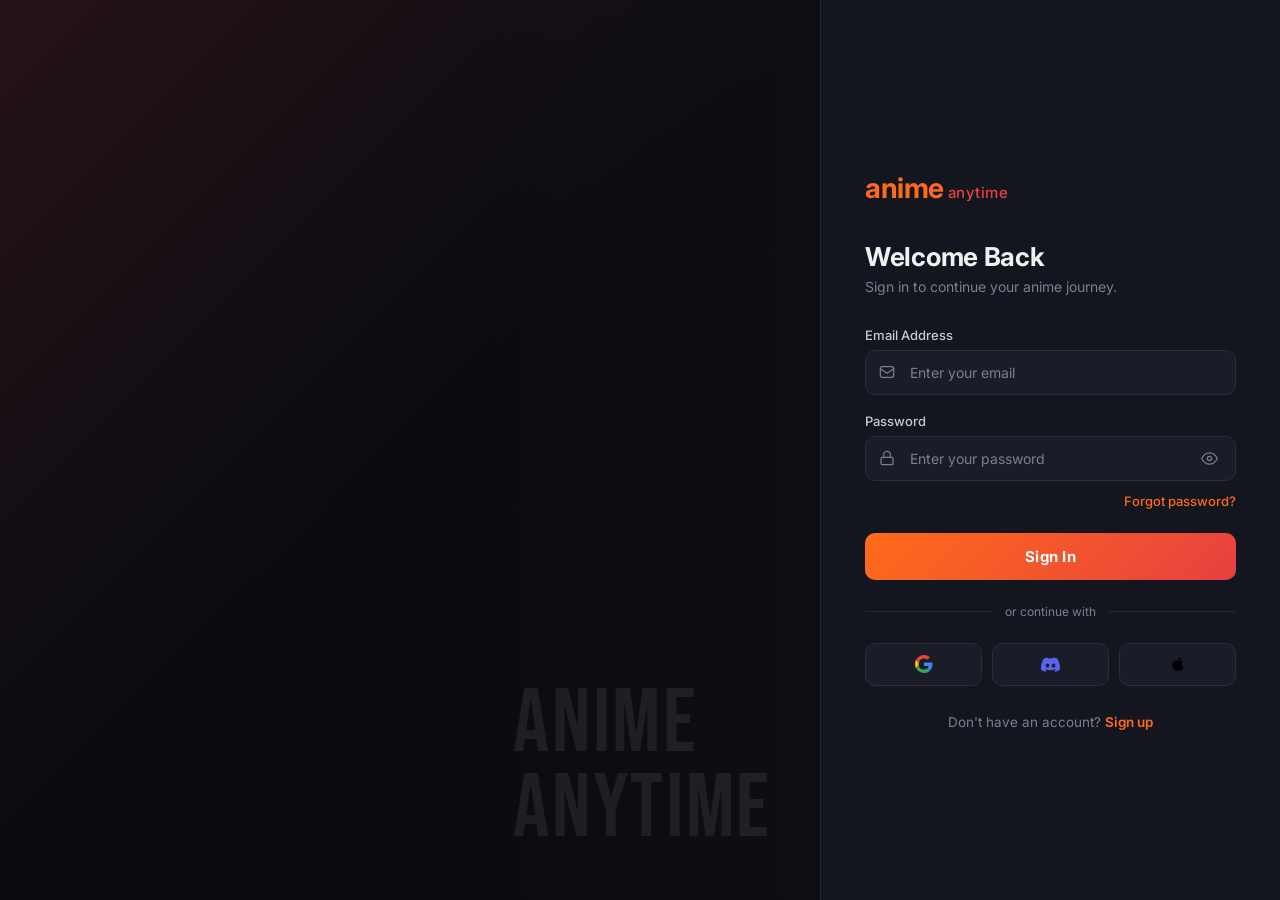
<file: login.html>
<!DOCTYPE html>
<html lang="en">
<head>
  <meta charset="UTF-8" />
  <meta name="viewport" content="width=device-width, initial-scale=1.0"/>
  <title>Anime Anytime — Sign In</title>
  <link href="https://fonts.googleapis.com/css2?family=Inter:wght@400;500;600;700&family=Bebas+Neue&display=swap" rel="stylesheet"/>
  <link rel="stylesheet" href="./style.css">
  <style>
    *, *::before, *::after { box-sizing: border-box; margin: 0; padding: 0; }

    :root {
      --bg:        #0d0f14;
      --card:      #13161e;
      --card-border: rgba(255,255,255,0.07);
      --input-bg:  #1a1d27;
      --input-border: #2a2d3a;
      --input-focus: #ff6b1a;
      --accent:    #ff6b1a;
      --accent2:   #e84040;
      --text:      #f0f0f0;
      --muted:     #7a7f94;
      --divider:   rgba(255,255,255,0.08);
    }

    html, body {
      height: 100%;
      font-family: 'Inter', sans-serif;
      background: var(--bg);
      color: var(--text);
    }

    .page {
      min-height: 100vh;
      display: grid;
      grid-template-columns: 1fr 460px;
    }

    .hero {
      position: relative;
      background: #0a0c12;
      display: flex;
      align-items: flex-end;
      padding: 48px;
      overflow: hidden;
    }

    .hero-bg-placeholder {
      position: absolute;
      inset: 0;
      background:
        linear-gradient(135deg, rgba(232,64,64,0.12) 0%, transparent 50%),
        linear-gradient(to right, transparent 60%, rgba(13,15,20,0.9) 100%);
      z-index: 1;
    }

    .hero-label {
      position: relative;
      z-index: 2;
      font-family: 'Bebas Neue', sans-serif;
      font-size: clamp(48px, 7vw, 96px);
      line-height: 0.95;
      letter-spacing: 0.03em;
      color: rgba(255,255,255,0.08);
      text-transform: uppercase;
      user-select: none;
      pointer-events: none;
    }

    .card-wrap {
      background: var(--card);
      border-left: 1px solid var(--card-border);
      display: flex;
      flex-direction: column;
      justify-content: center;
      padding: 56px 44px;
    }

    .logo {
      display: flex;
      align-items: baseline;
      gap: 4px;
      margin-bottom: 36px;
    }
    .logo-main {
      font-weight: 700;
      font-size: 28px;
      color: var(--accent);
      letter-spacing: -0.5px;
    }
    .logo-sub {
      font-size: 15px;
      font-weight: 500;
      color: #e84040;
      letter-spacing: 0.5px;
    }

    h1 {
      font-size: 26px;
      font-weight: 700;
      letter-spacing: -0.3px;
      margin-bottom: 6px;
    }
    .sub {
      font-size: 14px;
      color: var(--muted);
      margin-bottom: 32px;
    }

    .field { margin-bottom: 18px; }

    label {
      display: block;
      font-size: 13px;
      font-weight: 500;
      color: #c8cad4;
      margin-bottom: 7px;
    }

    .input-wrap {
      position: relative;
      display: flex;
      align-items: center;
    }

    .input-icon {
      position: absolute;
      left: 14px;
      color: var(--muted);
      pointer-events: none;
      display: flex;
    }

    input[type="email"],
    input[type="password"],
    input[type="text"] {
      width: 100%;
      background: var(--input-bg);
      border: 1px solid var(--input-border);
      border-radius: 10px;
      padding: 13px 44px;
      color: var(--text);
      font-size: 14px;
      font-family: 'Inter', sans-serif;
      outline: none;
      transition: border-color .2s, box-shadow .2s;
    }
    input::placeholder { color: var(--muted); }
    input:focus {
      border-color: var(--input-focus);
      box-shadow: 0 0 0 3px rgba(255,107,26,0.12);
    }

    .eye-btn {
      position: absolute;
      right: 14px;
      background: none;
      border: none;
      color: var(--muted);
      cursor: pointer;
      display: flex;
      padding: 4px;
      transition: color .15s;
    }
    .eye-btn:hover { color: var(--text); }

    .row-forgot {
      display: flex;
      justify-content: flex-end;
      margin: -6px 0 24px;
    }
    .link-orange {
      font-size: 13px;
      color: var(--accent);
      text-decoration: none;
      font-weight: 500;
    }
    .link-orange:hover { text-decoration: underline; }

    .btn-signin {
      width: 100%;
      padding: 14px;
      background: linear-gradient(135deg, #ff6b1a 0%, #e84040 100%);
      border: none;
      border-radius: 10px;
      color: #fff;
      font-size: 15px;
      font-weight: 700;
      font-family: 'Inter', sans-serif;
      letter-spacing: 0.3px;
      cursor: pointer;
      transition: opacity .2s, transform .15s;
    }
    .btn-signin:hover { opacity: 0.9; transform: translateY(-1px); }
    .btn-signin:active { transform: translateY(0); }

    .divider {
      display: flex;
      align-items: center;
      gap: 12px;
      margin: 24px 0;
      color: var(--muted);
      font-size: 12px;
    }
    .divider::before, .divider::after {
      content: '';
      flex: 1;
      height: 1px;
      background: var(--divider);
    }

    .socials {
      display: grid;
      grid-template-columns: repeat(3, 1fr);
      gap: 10px;
      margin-bottom: 28px;
    }
    .btn-social {
      display: flex;
      align-items: center;
      justify-content: center;
      background: var(--input-bg);
      border: 1px solid var(--input-border);
      border-radius: 10px;
      padding: 11px;
      cursor: pointer;
      transition: border-color .2s, background .2s;
    }
    .btn-social:hover {
      border-color: rgba(255,255,255,0.18);
      background: #1f2230;
    }

    .signup-row {
      text-align: center;
      font-size: 13.5px;
      color: var(--muted);
    }
    .signup-row a {
      color: var(--accent);
      text-decoration: none;
      font-weight: 600;
    }
    .signup-row a:hover { text-decoration: underline; }

    @media (max-width: 768px) {
      .page { grid-template-columns: 1fr; }
      .hero { display: none; }
      .card-wrap { padding: 40px 28px; }
    }
  </style>
</head>
<body>
<div class="page">

 <div class="hero">
  <!-- 👇 ADD THIS VIDEO TAG -->
  <video autoplay muted loop playsinline style="position:absolute; inset:0; width:100%; height:100%; object-fit:cover; z-index:0;">
    <source src="./vidssave.com THIS IS 4K ANIME _ YOUR NAME 2160P 60FPS 1080P.mp4" type="video/mp4">
  </video>

  <div class="hero-bg-placeholder"></div>
  <div class="hero-label">Anime<br/>Anytime</div>
</div>

  <div class="card-wrap">

    <div class="logo">
      <span class="logo-main">anime</span>
      <span class="logo-sub">anytime</span>
    </div>

    <h1>Welcome Back</h1>
    <p class="sub">Sign in to continue your anime journey.</p>

    <div class="field">
      <label for="email">Email Address</label>
      <div class="input-wrap">
        <span class="input-icon">
          <svg width="16" height="16" viewBox="0 0 24 24" fill="none" stroke="currentColor" stroke-width="1.8" stroke-linecap="round" stroke-linejoin="round">
            <rect x="2" y="4" width="20" height="16" rx="3"/><path d="m2 7 10 7 10-7"/>
          </svg>
        </span>
        <input type="email" id="email" placeholder="Enter your email" autocomplete="email"/>
      </div>
    </div>

    <div class="field">
      <label for="password">Password</label>
      <div class="input-wrap">
        <span class="input-icon">
          <svg width="16" height="16" viewBox="0 0 24 24" fill="none" stroke="currentColor" stroke-width="1.8" stroke-linecap="round" stroke-linejoin="round">
            <rect x="3" y="11" width="18" height="11" rx="2"/><path d="M7 11V7a5 5 0 0 1 10 0v4"/>
          </svg>
        </span>
        <input type="password" id="password" placeholder="Enter your password" autocomplete="current-password"/>
        <button class="eye-btn" type="button" onclick="togglePwd(this)" aria-label="Toggle password visibility">
          <svg width="17" height="17" viewBox="0 0 24 24" fill="none" stroke="currentColor" stroke-width="1.8" stroke-linecap="round" stroke-linejoin="round">
            <path d="M1 12s4-8 11-8 11 8 11 8-4 8-11 8-11-8-11-8z"/><circle cx="12" cy="12" r="3"/>
          </svg>
        </button>
      </div>
    </div>

    <div class="row-forgot">
      <a href="#" class="link-orange">Forgot password?</a>
    </div>

    <button class="btn-signin" type="button">Sign In</button>

    <div class="divider">or continue with</div>

    <div class="socials">
      <button class="btn-social" aria-label="Continue with Google">
        <svg width="18" height="18" viewBox="0 0 48 48">
          <path fill="#EA4335" d="M24 9.5c3.5 0 6.6 1.2 9 3.2l6.7-6.7C35.7 2.5 30.2 0 24 0 14.6 0 6.6 5.4 2.7 13.3l7.8 6C12.3 13.2 17.7 9.5 24 9.5z"/>
          <path fill="#4285F4" d="M46.5 24.5c0-1.6-.1-3.1-.4-4.5H24v9h12.7c-.6 3-2.3 5.5-4.8 7.2l7.5 5.8c4.4-4 7.1-10 7.1-17.5z"/>
          <path fill="#FBBC05" d="M10.5 28.7A14.5 14.5 0 0 1 9.5 24c0-1.6.3-3.2.8-4.7l-7.8-6A24 24 0 0 0 0 24c0 3.8.9 7.4 2.5 10.6l8-5.9z"/>
          <path fill="#34A853" d="M24 48c6.2 0 11.4-2 15.2-5.5l-7.5-5.8c-2 1.4-4.6 2.2-7.7 2.2-6.3 0-11.7-3.7-13.5-9.2l-8 5.9C6.6 42.6 14.6 48 24 48z"/>
        </svg>
      </button>

      <button class="btn-social" aria-label="Continue with Discord">
        <svg width="19" height="19" viewBox="0 0 24 24" fill="#5865F2">
          <path d="M20.3 4.4A19.4 19.4 0 0 0 15.6 3c-.2.4-.5.9-.6 1.3a18 18 0 0 0-5.9 0C8.9 3.9 8.6 3.4 8.4 3A19.4 19.4 0 0 0 3.7 4.4C.5 9.3-.3 14 .1 18.6A19.6 19.6 0 0 0 6 21c.5-.6.9-1.3 1.2-2a12.7 12.7 0 0 1-2-.9l.5-.4a14 14 0 0 0 12.6 0l.5.4c-.6.4-1.3.7-2 .9.3.7.7 1.4 1.2 2a19.6 19.6 0 0 0 5.9-2.4c.5-5.3-.9-9.9-3.6-14.6zM8.2 15.8c-1.3 0-2.3-1.2-2.3-2.6 0-1.4 1-2.6 2.3-2.6s2.3 1.2 2.3 2.6c0 1.4-1 2.6-2.3 2.6zm7.6 0c-1.3 0-2.3-1.2-2.3-2.6 0-1.4 1-2.6 2.3-2.6s2.3 1.2 2.3 2.6c0 1.4-1 2.6-2.3 2.6z"/>
        </svg>
      </button>

      <button class="btn-social" aria-label="Continue with Apple">
        <svg width="18" height="18" viewBox="0 0 24 24" fill="currentColor">
          <path d="M17.05 20.28c-.98.95-2.05.8-3.08.35-1.09-.46-2.09-.48-3.24 0-1.44.62-2.2.44-3.06-.35C2.79 15.25 3.51 7.7 9.05 7.4c1.34.07 2.27.74 3.06.78 1.17-.24 2.29-.93 3.55-.84 1.51.12 2.65.72 3.4 1.8-3.12 1.87-2.38 5.98.48 7.13-.57 1.5-1.31 2.99-2.49 4.01zM12.03 7.25c-.15-2.23 1.66-4.07 3.74-4.25.29 2.58-2.34 4.5-3.74 4.25z"/>
        </svg>
      </button>
    </div>

    <p class="signup-row">Don't have an account? <a href="#">Sign up</a></p>

  </div>
</div>

<script>
  function togglePwd(btn) {
    const input = btn.closest('.input-wrap').querySelector('input');
    const isHidden = input.type === 'password';
    input.type = isHidden ? 'text' : 'password';
    btn.innerHTML = isHidden
      ? `<svg width="17" height="17" viewBox="0 0 24 24" fill="none" stroke="currentColor" stroke-width="1.8" stroke-linecap="round" stroke-linejoin="round"><path d="M17.9 17.9A10.9 10.9 0 0 1 12 19C5 19 1 12 1 12a18 18 0 0 1 3.1-4.9M9.9 5.2A10 10 0 0 1 12 5c7 0 11 7 11 7a18 18 0 0 1-2.2 3.2M1 1l22 22"/></svg>`
      : `<svg width="17" height="17" viewBox="0 0 24 24" fill="none" stroke="currentColor" stroke-width="1.8" stroke-linecap="round" stroke-linejoin="round"><path d="M1 12s4-8 11-8 11 8 11 8-4 8-11 8-11-8-11-8z"/><circle cx="12" cy="12" r="3"/></svg>`;
  }
</script>
</body>
</html>
</file>
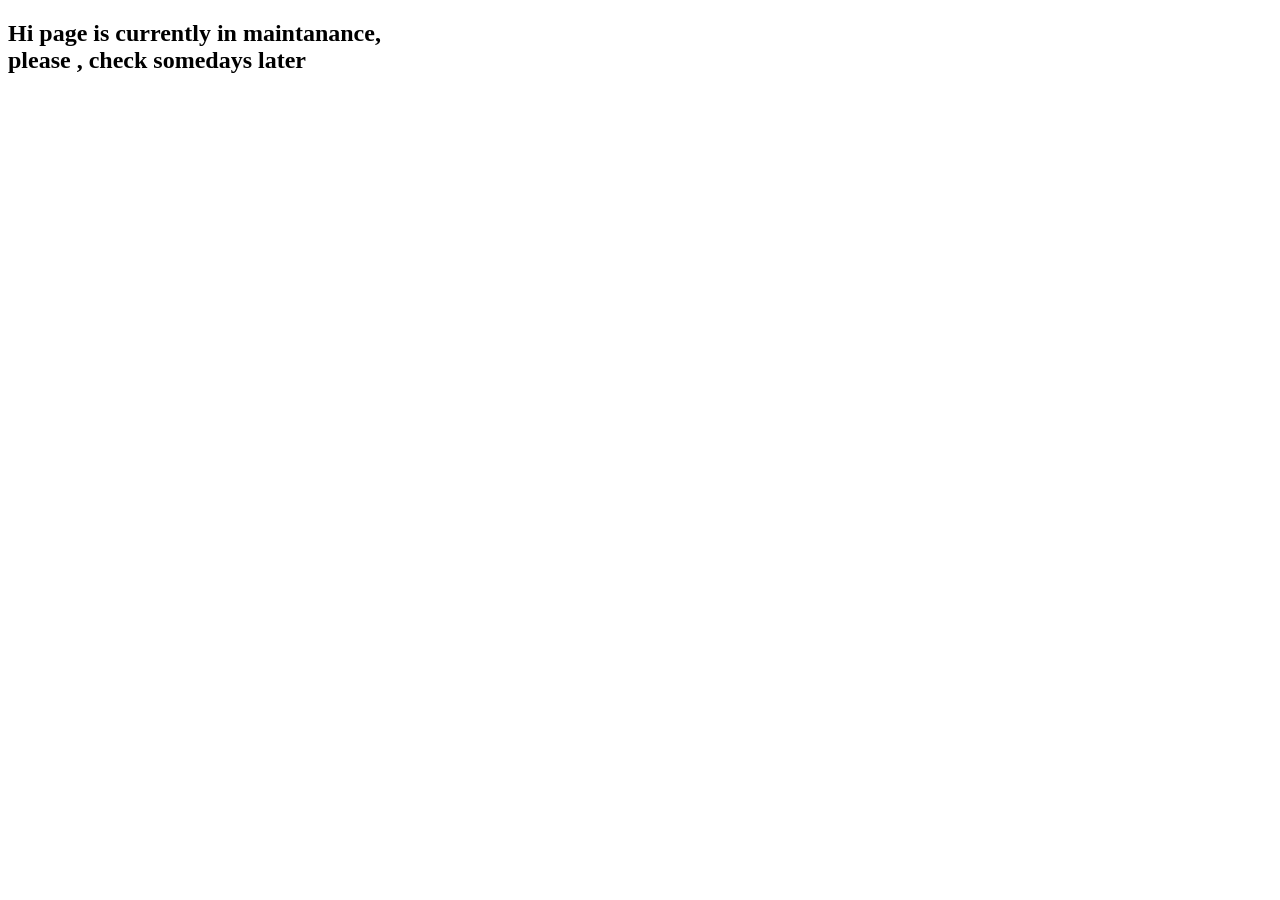
<file: topanime.html>
<!DOCTYPE html>
<html lang="en">
<head>
    <meta charset="UTF-8">
    <meta name="viewport" content="width=device-width, initial-scale=1.0">
    <title>Watch free anime</title>
</head>
<body>
  <section>
    <diV>
        <h1>
            Hi page is currently in maintanance,<br/>
            please , check somedays later
        </h1>
    </diV>
  </section>  
</body>
</html>
</file>
<file: style.css>
.btn{
    border-radius: 50px;
    
     }


html{
    scroll-behavior: smooth;
}



#hhh{
    color: white !important;
    font-size:70px !important;
    margin-bottom: 5rem !important;
    font-weight: bold !important;
}


.bam{
    padding-top: 10rem !important;
    padding-bottom: 15rem !important;
}
#hhhh{
    color: white!important;
    font-size:40px !important;
    font-weight:600;
}
#aaa{
    
    
    color: #000;
    border: none;
    padding: 20px 50px;
    font-size: 22px;
    font-weight: 800;
    border-radius: 100px;
    text-transform: uppercase;
    cursor: pointer;
}

.hero > div {
    margin-top: 0 !important;
    padding-top: 0 !important;
}

.hero {
    display: flex !important;
    flex-direction: column !important;
    justify-content: flex-end !important;
    padding-top: 40px !important;
    min-height: unset !important;  /* ← ADD THIS - removes Bootstrap's min-height */
    margin-top: 0 !important;      /* ← ADD THIS - removes any top margin */
}
header img {
    height: 40px !important;
    width: auto !important; /* auto keeps the ratio natural */
    object-fit: contain !important;
}

.background-main {
    background-image: url('./ChatGPT\ Image\ Jun\ 19\,\ 2026\,\ 09_46_33\ AM.png') !important; /* replace with your image filename */
    background-size: cover !important;
    background-position: center !important;
    background-repeat: no-repeat !important;
    position: relative !important;
}

/* dark overlay on top of image like crunchyroll */
.background-main::before {
    content: '' !important;
    position: absolute !important;
    top: 0 !important;
    left: 0 !important;
    width: 100% !important;
    height: 100% !important;
    background: linear-gradient(to right, rgba(0,0,0,0.85) 25%, rgba(0,0,0,0.2) 70%) !important;
    z-index: 0 !important;
}

/* make sure content stays above the overlay */
.background-main > * {
    position: relative !important;
    z-index: 1 !important;
}

body{
    background-color: #000 !important;
}
/* Pricing Section */
/* Pricing Section */

.btn-warning, .btn-lg {
  border-radius: 50px;
  font-weight: 600;
  padding: 12px 24px;
  transition: all 0.3s ease;
}
.border-warning {
  border: 2px solid #ff6b1a !important;
}
.bg-warning {
  background: linear-gradient(135deg, #ffb300, #ff6b1a) !important;
}

.btn-warning {
  background: linear-gradient(135deg, #ffb300, #ff6b1a, #e84040);
  border: none;
  color: #fff;
  border-radius: 50px;
}
.btn-warning:hover {
  background: linear-gradient(135deg, #e84040, #ff6b1a, #ffb300);
  color: #fff;
}

.btn-outline-warning {
  background: transparent;
  border: 2px solid #ff6b1a;
  color: #ff6b1a;
  border-radius: 50px;
}
.btn-outline-warning:hover {
  background: linear-gradient(135deg, #ffb300, #ff6b1a, #e84040);
  color: #fff;
  border-color: transparent;
}




.anime-card img {
  transition: transform 0.3s ease, box-shadow 0.3s ease;
  height: 300px;
  width: 200px;
}

.anime-card:hover img {
  transform: scale(1.05);
  box-shadow:0 0 15px rgb(223, 117, 5) ;
}

.anime-card p {
  font-size: 0.9rem;
}

.hidd{
  background-color: rgba(0,0,0,.6) !important;
 
}

.form-signin {
    max-width: 330px;
    padding: 1rem;
}
.m-auto {
    margin: auto !important;
}
.w-100 {
    width: 100% !important;
}
*, ::after, ::before {
    box-sizing: border-box;
}
user agent stylesheet
main {
    display: block;
    unicode-bidi: isolate;
}
.bg-body-tertiary {
    --bs-bg-opacity: 1;
    background-color: rgba(var(--bs-tertiary-bg-rgb), var(--bs-bg-opacity)) !important;
}
</file>
